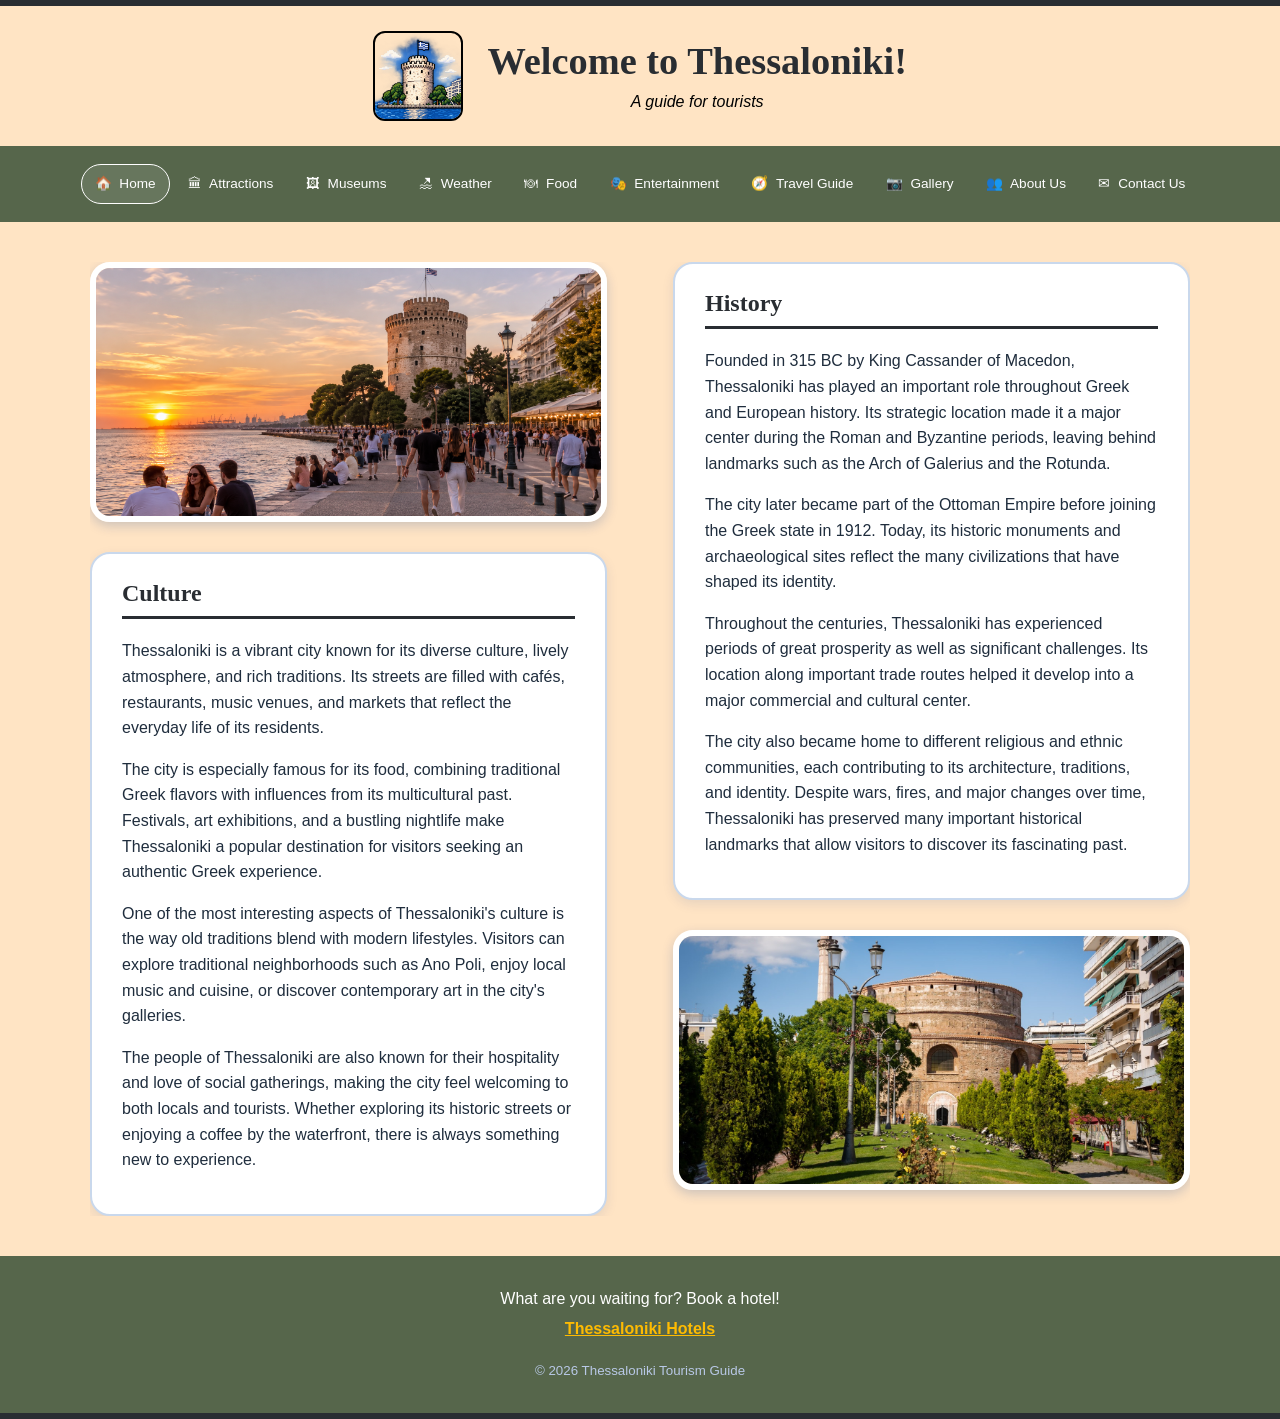
<file: index.html>
<!DOCTYPE html>
<html lang="en">
<head>
    <meta charset="UTF-8">
    <meta name="viewport" content="width=device-width, initial-scale=1.0">
    <title>Home | Thessaloniki Guide</title>
    <link rel="stylesheet" href="style.css">
</head>
<body>

    <!-- ===================== HEADER ===================== -->
    <header>
        <img src="images/logo.jpg" alt="Thessaloniki Guide logo" class="logo">
        <div class="header-text">
            <h1>Welcome to Thessaloniki!</h1>
            <p>A guide for tourists</p>
        </div>
    </header>

    <!-- ===================== MENU ===================== -->
    <nav>
        <ul>
            <li><a href="index.html" class="active"><span class="icon">&#127968;</span> Home</a></li>
            <li><a href="attraction.html"><span class="icon">&#127963;</span> Attractions</a></li>
            <li><a href="museums.html"><span class="icon">&#128444;</span> Museums</a></li>
            <li><a href="weather.html"><span class="icon">&#127958;</span> Weather</a></li>
            <li><a href="food.html"><span class="icon">&#127869;</span> Food</a></li>
            <li><a href="entertainment.html"><span class="icon">&#127917;</span> Entertainment</a></li>
            <li><a href="travelGuide.html"><span class="icon">&#129517;</span> Travel Guide</a></li>
            <li><a href="photoGallery.html"><span class="icon">&#128247;</span> Gallery</a></li>
            <li><a href="aboutUs.html"><span class="icon">&#128101;</span> About Us</a></li>
            <li><a href="contactUs.html"><span class="icon">&#9993;</span> Contact Us</a></li>
        </ul>
    </nav>

    <!-- ===================== MAIN ===================== -->
    <main id="homeMain">

        <!-- ---------- LEFT COLUMN: photo on top, then Culture ---------- -->
        <div id="leftColumn" class="column">

        <img src="images/culture.jpg" alt="People enjoying cafés along the Thessaloniki waterfront" class="photo photo-top">

        <section id="culture" class="card">
            <h2>Culture</h2>
            <p>
                Thessaloniki is a vibrant city known for its diverse culture, lively atmosphere, and rich traditions.
                Its streets are filled with caf&eacute;s, restaurants, music venues, and markets that reflect the everyday life of its residents.
            </p>
            <p>
                The city is especially famous for its food, combining traditional Greek flavors with influences from its multicultural past.
                Festivals, art exhibitions, and a bustling nightlife make Thessaloniki a popular
                destination for visitors seeking an authentic Greek experience.
            </p>
            <p>
                One of the most interesting aspects of Thessaloniki's culture is the way old traditions blend with modern lifestyles. 
                Visitors can explore traditional neighborhoods such as Ano Poli, enjoy local music and cuisine, 
                or discover contemporary art in the city's galleries.
            </p>
            <p>
                The people of Thessaloniki are also known for their hospitality and love of social gatherings, 
                making the city feel welcoming to both locals and tourists. 
                Whether exploring its historic streets or enjoying a coffee by the waterfront, there is always something new to experience.
            </p>
        </section>

        </div>

        <!-- ---------- RIGHT COLUMN: History, then photo underneath ---------- -->
        <div id="rightColumn" class="column">

        <section id="history" class="card">
            <h2>History</h2>
            <p>
                Founded in 315 BC by King Cassander of Macedon, Thessaloniki has played an important role throughout Greek and European history.
                Its strategic location made it a major center during the Roman and Byzantine periods,
                leaving behind landmarks such as the Arch of Galerius and the Rotunda.
            </p>
            <p>
                The city later became part of the Ottoman Empire before joining the Greek state in 1912.
                Today, its historic monuments and archaeological sites reflect the many civilizations that have shaped its identity.
            </p>
            <p>
                Throughout the centuries, Thessaloniki has experienced periods of great prosperity as well as significant challenges. 
                Its location along important trade routes helped it develop into a major commercial and cultural center.
            </p>
            <p>
                The city also became home to different religious and ethnic communities, each contributing to its architecture, 
                traditions, and identity. Despite wars, fires, and major changes over time, 
                Thessaloniki has preserved many important historical landmarks that allow visitors to discover its fascinating past.
            </p>
        </section>

        <img src="images/history.jpg" alt="The Rotunda, a Roman monument in Thessaloniki" class="photo photo-bottom">

        </div>

    </main>

    <!-- ===================== FOOTER ===================== -->
    <footer>
        <p>What are you waiting for? Book a hotel!</p>
        <p><a href="https://www.booking.com/city/gr/thessaloniki.el.html" target="_blank">Thessaloniki Hotels</a></p>
        <p class="copyright"><small>&copy; 2026 Thessaloniki Tourism Guide</small></p>
    </footer>

</body>
</html>
</file>
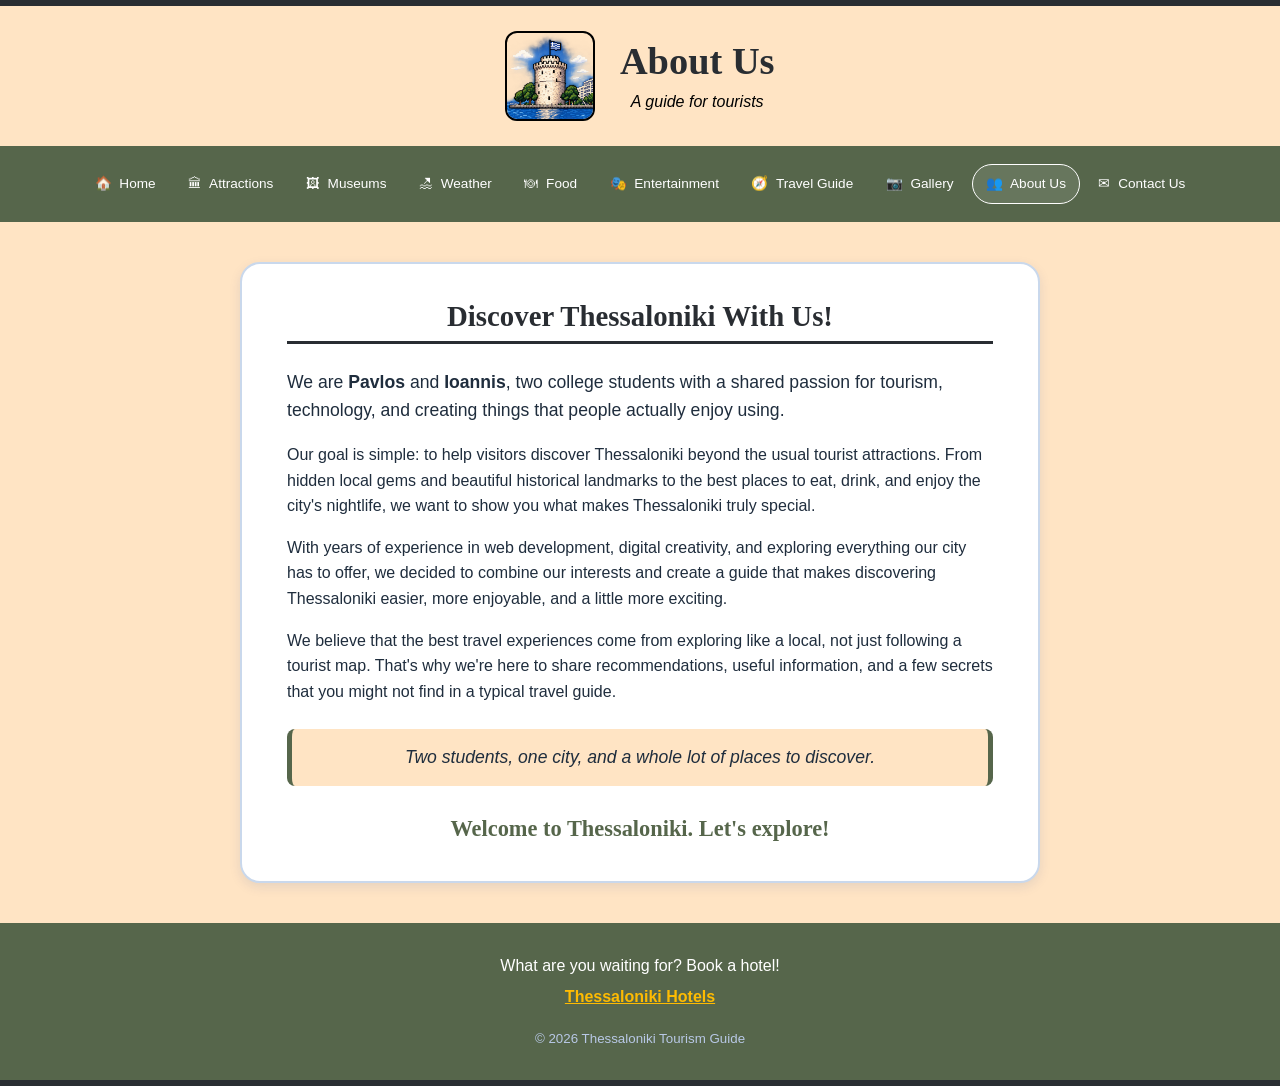
<file: aboutUs.html>
<!DOCTYPE html>
<html lang="en">
<head>
    <meta charset="UTF-8">
    <meta name="viewport" content="width=device-width, initial-scale=1.0">
    <title>About Us | Thessaloniki Guide</title>
    <link rel="stylesheet" href="style.css">
</head>
<body>

    <!-- ===================== HEADER ===================== -->
    <header>
        <img src="images/logo.jpg" alt="Thessaloniki Guide logo" class="logo">
        <div class="header-text">
            <h1>About Us</h1>
            <p>A guide for tourists</p>
        </div>
    </header>

    <!-- ===================== MENU ===================== -->
    <nav>
        <ul>
            <li><a href="index.html"><span class="icon">&#127968;</span> Home</a></li>
            <li><a href="attraction.html"><span class="icon">&#127963;</span> Attractions</a></li>
            <li><a href="museums.html"><span class="icon">&#128444;</span> Museums</a></li>
            <li><a href="weather.html"><span class="icon">&#127958;</span> Weather</a></li>
            <li><a href="food.html"><span class="icon">&#127869;</span> Food</a></li>
            <li><a href="entertainment.html"><span class="icon">&#127917;</span> Entertainment</a></li>
            <li><a href="travelGuide.html"><span class="icon">&#129517;</span> Travel Guide</a></li>
            <li><a href="photoGallery.html"><span class="icon">&#128247;</span> Gallery</a></li>
            <li><a href="aboutUs.html" class="active"><span class="icon">&#128101;</span> About Us</a></li>
            <li><a href="contactUs.html"><span class="icon">&#9993;</span> Contact Us</a></li>
        </ul>
    </nav>

    <!-- ===================== MAIN ===================== -->
    <main id="aboutMain">

        <section id="aboutBox" class="card">
            <h2>Discover Thessaloniki With Us!</h2>

            <p class="intro">
                We are <strong>Pavlos</strong> and <strong>Ioannis</strong>, two college students with a shared passion for tourism,
                technology, and creating things that people actually enjoy using.
            </p>

            <p>
                Our goal is simple: to help visitors discover Thessaloniki beyond the usual tourist attractions.
                From hidden local gems and beautiful historical landmarks to the best places to eat, drink, and enjoy
                the city's nightlife, we want to show you what makes Thessaloniki truly special.
            </p>

            <p>
                With years of experience in web development, digital creativity, and exploring everything our city
                has to offer, we decided to combine our interests and create a guide that makes discovering
                Thessaloniki easier, more enjoyable, and a little more exciting.
            </p>

            <p>
                We believe that the best travel experiences come from exploring like a local, not just following
                a tourist map. That's why we're here to share recommendations, useful information, and a few
                secrets that you might not find in a typical travel guide.
            </p>

            <p class="highlight">Two students, one city, and a whole lot of places to discover.</p>

            <p class="closing">Welcome to Thessaloniki. Let's explore!</p>
        </section>

    </main>

    <!-- ===================== FOOTER ===================== -->
    <footer>
        <p>What are you waiting for? Book a hotel!</p>
        <p><a href="https://www.booking.com/city/gr/thessaloniki.el.html" target="_blank">Thessaloniki Hotels</a></p>
        <p class="copyright"><small>&copy; 2026 Thessaloniki Tourism Guide</small></p>
    </footer>

</body>
</html>
</file>
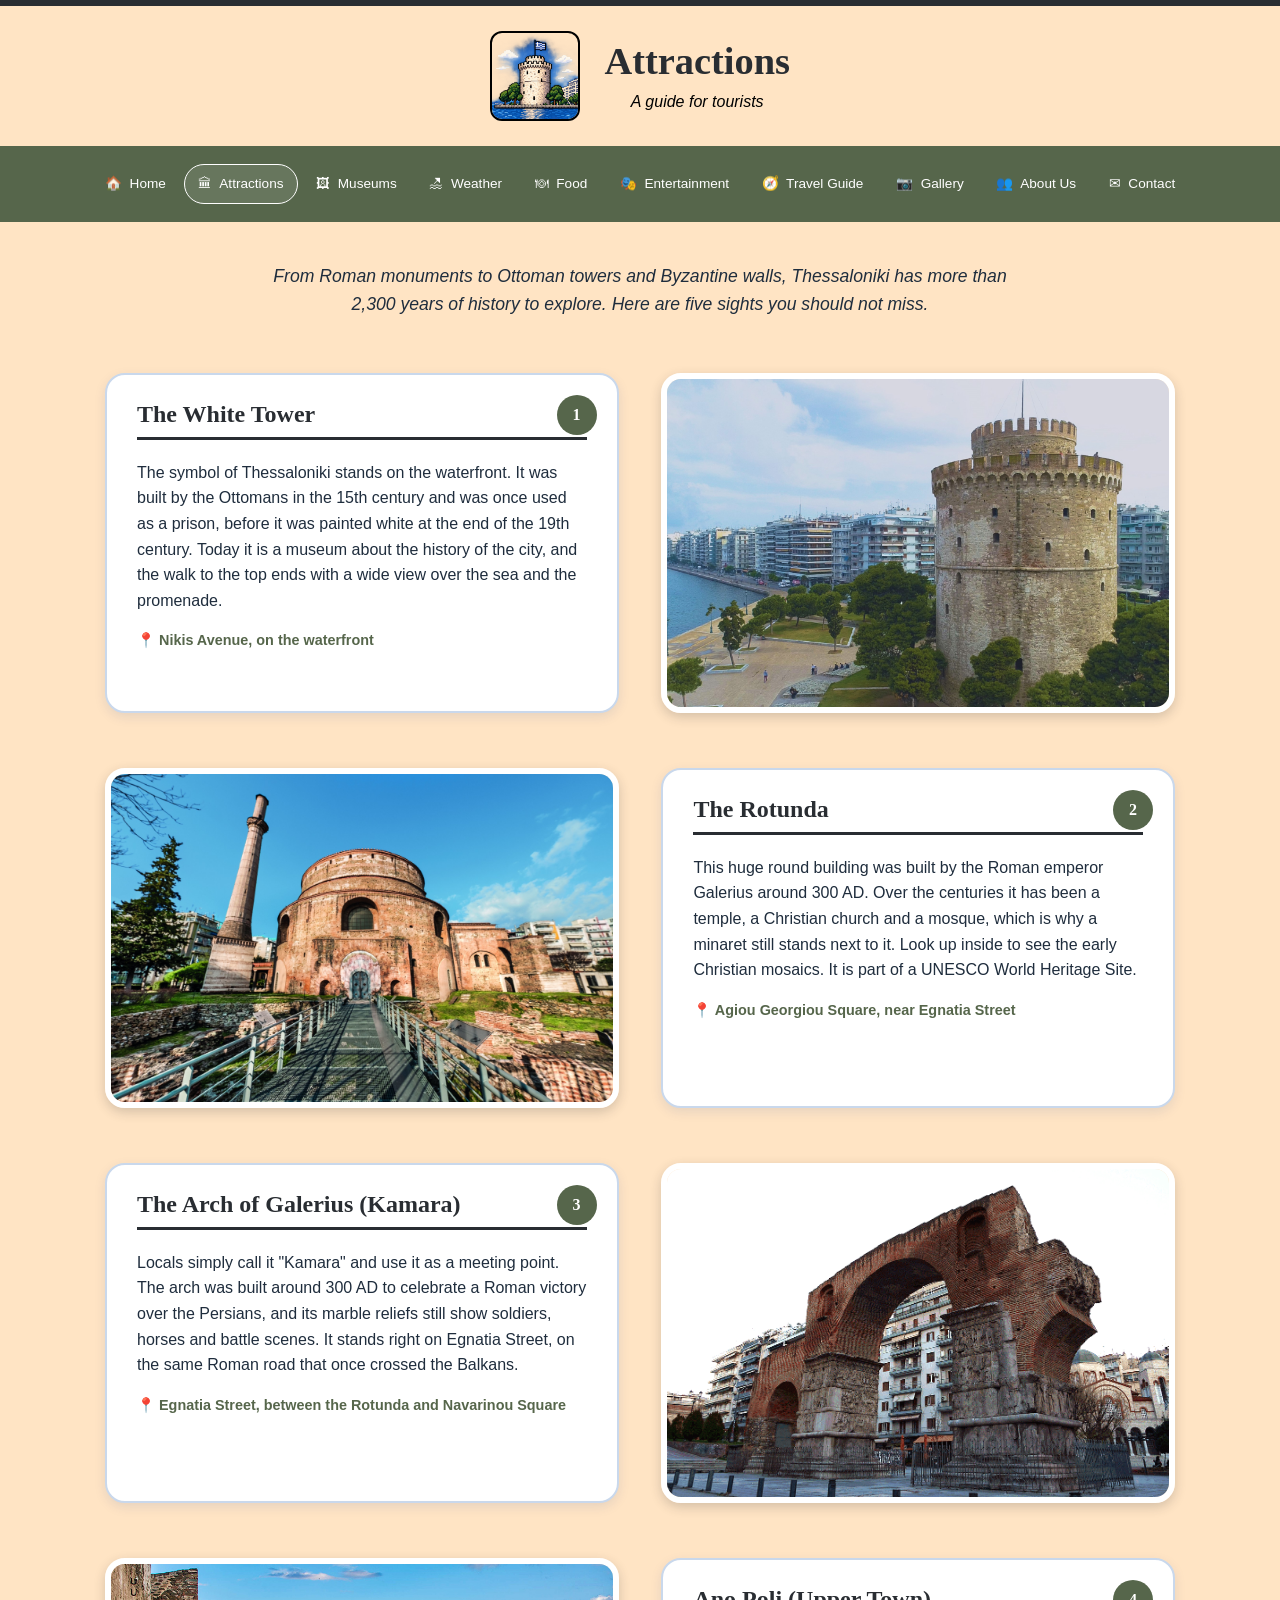
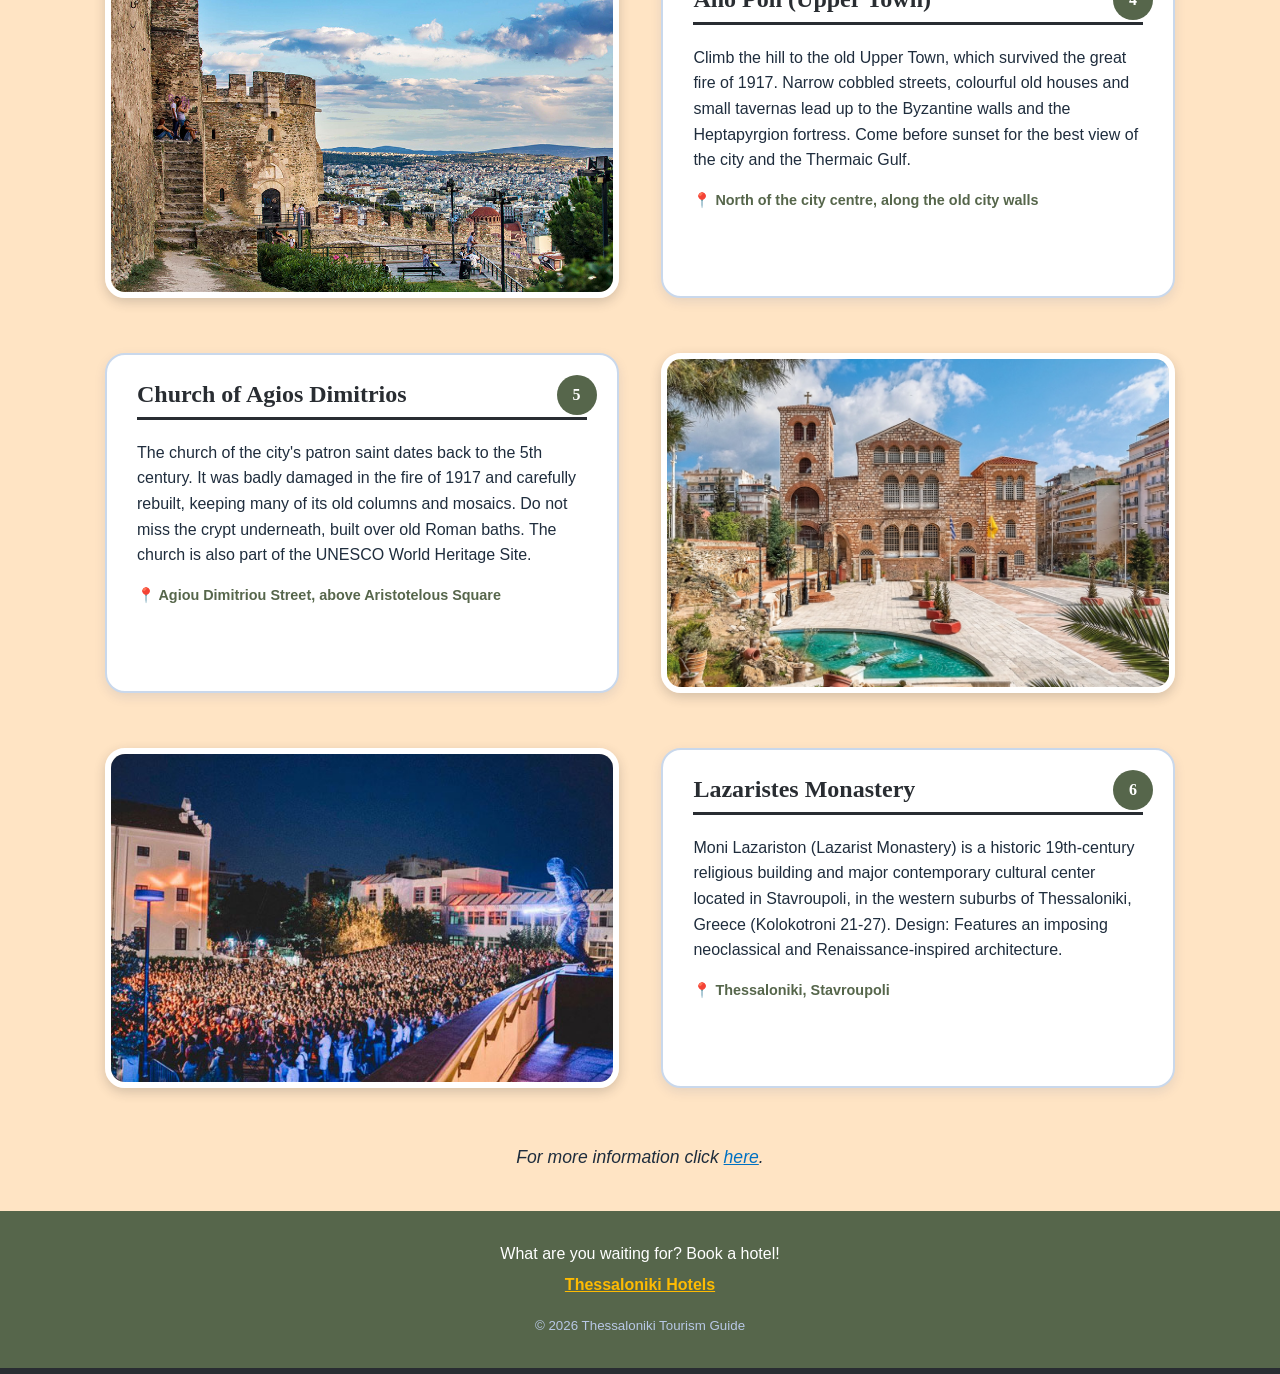
<file: attraction.html>
<!DOCTYPE html>
<html lang="en">
<head>
    <meta charset="UTF-8">
    <meta name="viewport" content="width=device-width, initial-scale=1.0">
    <title>Attractions | Thessaloniki Guide</title>
    <link rel="stylesheet" href="style.css">
</head>
<body>

    <!-- ===================== HEADER ===================== -->
    <header>
        <img src="images/logo.jpg" alt="Thessaloniki Guide logo" class="logo">
        <div class="header-text">
            <h1>Attractions</h1>
            <p>A guide for tourists</p>
        </div>
    </header>

    <!-- ===================== MENU ===================== -->
    <nav>
        <ul>
            <li><a href="index.html"><span class="icon">&#127968;</span> Home</a></li>
            <li><a href="attraction.html" class="active"><span class="icon">&#127963;</span> Attractions</a></li>
            <li><a href="museums.html"><span class="icon">&#128444;</span> Museums</a></li>
            <li><a href="weather.html"><span class="icon">&#127958;</span> Weather</a></li>
            <li><a href="food.html"><span class="icon">&#127869;</span> Food</a></li>
            <li><a href="entertainment.html"><span class="icon">&#127917;</span> Entertainment</a></li>
            <li><a href="travelGuide.html"><span class="icon">&#129517;</span> Travel Guide</a></li>
            <li><a href="photoGallery.html"><span class="icon">&#128247;</span> Gallery</a></li>
            <li><a href="aboutUs.html"><span class="icon">&#128101;</span> About Us</a></li>
            <li><a href="contactUs.html"><span class="icon">&#9993;</span> Contact</a></li>
        </ul>
    </nav>

    <!-- ===================== MAIN ===================== -->
    <main id="attractionsMain">

        <p class="page-intro">
            From Roman monuments to Ottoman towers and Byzantine walls, Thessaloniki has more than 2,300 years
            of history to explore. Here are five sights you should not miss.
        </p>

        <!-- ---------- 1. THE WHITE TOWER ---------- -->
        <section id="whiteTower" class="attraction">
            <div class="attraction-text card">
                <span class="number">1</span>
                <h2>The White Tower</h2>
                <p>The symbol of Thessaloniki stands on the waterfront. It was built by the Ottomans in the 15th century and was once used as a prison, before it was painted white at the end of the 19th century. Today it is a museum about the history of the city, and the walk to the top ends with a wide view over the sea and the promenade.</p>
                <p class="location">&#128205; Nikis Avenue, on the waterfront</p>
            </div>
            <img src="images/attractions/whitetower.jpg" alt="The White Tower" class="attraction-photo">
        </section>

        <!-- ---------- 2. THE ROTUNDA ---------- -->
        <section id="rotunda" class="attraction">
            <div class="attraction-text card">
                <span class="number">2</span>
                <h2>The Rotunda</h2>
                <p>This huge round building was built by the Roman emperor Galerius around 300 AD. Over the centuries it has been a temple, a Christian church and a mosque, which is why a minaret still stands next to it. Look up inside to see the early Christian mosaics. It is part of a UNESCO World Heritage Site.</p>
                <p class="location">&#128205; Agiou Georgiou Square, near Egnatia Street</p>
            </div>
            <img src="images/attractions/rotunda.jpg" alt="The Rotunda" class="attraction-photo">
        </section>

        <!-- ---------- 3. THE ARCH OF GALERIUS (KAMARA) ---------- -->
        <section id="kamara" class="attraction">
            <div class="attraction-text card">
                <span class="number">3</span>
                <h2>The Arch of Galerius (Kamara)</h2>
                <p>Locals simply call it "Kamara" and use it as a meeting point. The arch was built around 300 AD to celebrate a Roman victory over the Persians, and its marble reliefs still show soldiers, horses and battle scenes. It stands right on Egnatia Street, on the same Roman road that once crossed the Balkans.</p>
                <p class="location">&#128205; Egnatia Street, between the Rotunda and Navarinou Square</p>
            </div>
            <img src="images/attractions/kamara.jpg" alt="The Arch of Galerius (Kamara)" class="attraction-photo">
        </section>

        <!-- ---------- 4. ANO POLI (UPPER TOWN) ---------- -->
        <section id="anoPoli" class="attraction">
            <div class="attraction-text card">
                <span class="number">4</span>
                <h2>Ano Poli (Upper Town)</h2>
                <p>Climb the hill to the old Upper Town, which survived the great fire of 1917. Narrow cobbled streets, colourful old houses and small tavernas lead up to the Byzantine walls and the Heptapyrgion fortress. Come before sunset for the best view of the city and the Thermaic Gulf.</p>
                <p class="location">&#128205; North of the city centre, along the old city walls</p>
            </div>
            <img src="images/attractions/anopoli.jpg" alt="Ano Poli (Upper Town)" class="attraction-photo">
        </section>

        <!-- ---------- 5. CHURCH OF AGIOS DIMITRIOS ---------- -->
        <section id="agiosDimitrios" class="attraction">
            <div class="attraction-text card">
                <span class="number">5</span>
                <h2>Church of Agios Dimitrios</h2>
                <p>The church of the city's patron saint dates back to the 5th century. It was badly damaged in the fire of 1917 and carefully rebuilt, keeping many of its old columns and mosaics. Do not miss the crypt underneath, built over old Roman baths. The church is also part of the UNESCO World Heritage Site.</p>
                <p class="location">&#128205; Agiou Dimitriou Street, above Aristotelous Square</p>
            </div>
            <img src="images/attractions/agiosdimitrios.jpg" alt="Church of Agios Dimitrios" class="attraction-photo">
        </section>

        <section id="Lazaristes Monastery" class="attraction">
            <div class="attraction-text card">
                <span class="number">6</span>
                <h2>Lazaristes Monastery</h2>
                <p>Moni Lazariston (Lazarist Monastery) is a historic 19th-century religious building and major contemporary cultural center located in Stavroupoli, in the western suburbs of Thessaloniki, Greece (Kolokotroni 21-27). Design: Features an imposing neoclassical and Renaissance-inspired architecture.</p>
                <p class="location">&#128205; Thessaloniki, Stavroupoli</p>
            </div>
            <img src="images/attractions/moniLazariston.jpg" alt="Church of Agios Dimitrios" class="attraction-photo">
        </section>
    </main>

     <p class="page-intro">
        For more information click <a href="https://thessaloniki-sightseeing.com/en/home/">here</a>.
    </p>

    <!-- ===================== FOOTER ===================== -->
    <footer>
        <p>What are you waiting for? Book a hotel!</p>
        <p><a href="https://www.booking.com/city/gr/thessaloniki.el.html" target="_blank">Thessaloniki Hotels</a></p>
        <p class="copyright"><small>&copy; 2026 Thessaloniki Tourism Guide</small></p>
    </footer>
</body>
</html>
</file>
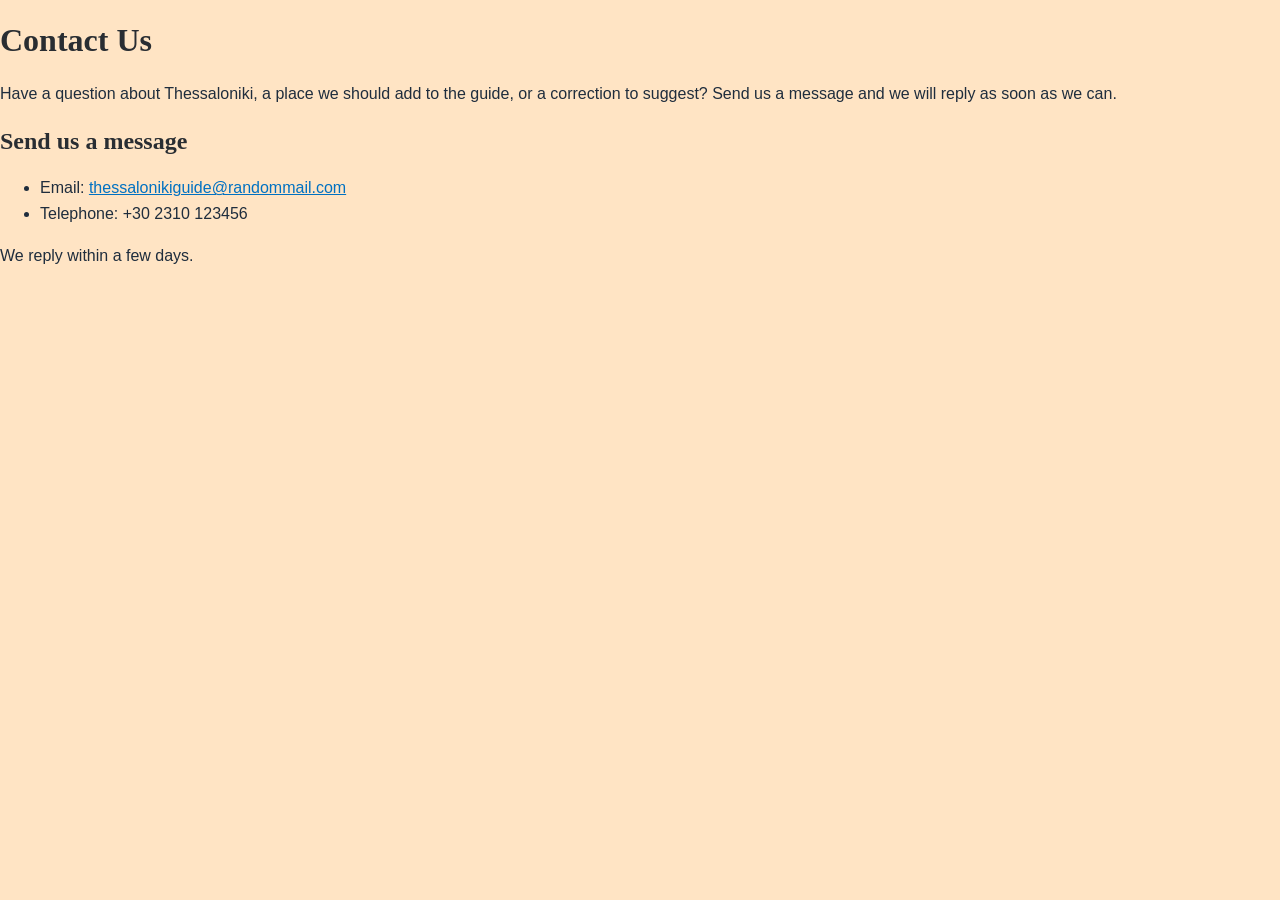
<file: contactUs.html>
<!DOCTYPE html>
<html lang="en">
<head>
    <meta charset="UTF-8">
    <meta name="viewport" content="width=device-width, initial-scale=1.0">
    <link rel="stylesheet" href="style.css">
    <title>Document</title>
</head>
<body>
<div>

    <h1>Contact Us</h1>

    <p>
      Have a question about Thessaloniki, a place we should add to the guide, or
      a correction to suggest? Send us a message and we will reply as soon as we can.
    </p>

</div>
    
<div>

  <h2>Send us a message</h2>

  <ul >
        <li>Email: <a href="mailto:thessalonikiguide@randommail.com">thessalonikiguide@randommail.com</a></li>
        <li> Telephone: +30 2310 123456</li>
        
        
   </ul>
      <div>
            We reply within a few days.
        </div>


</div>

</body>
</html>
</file>
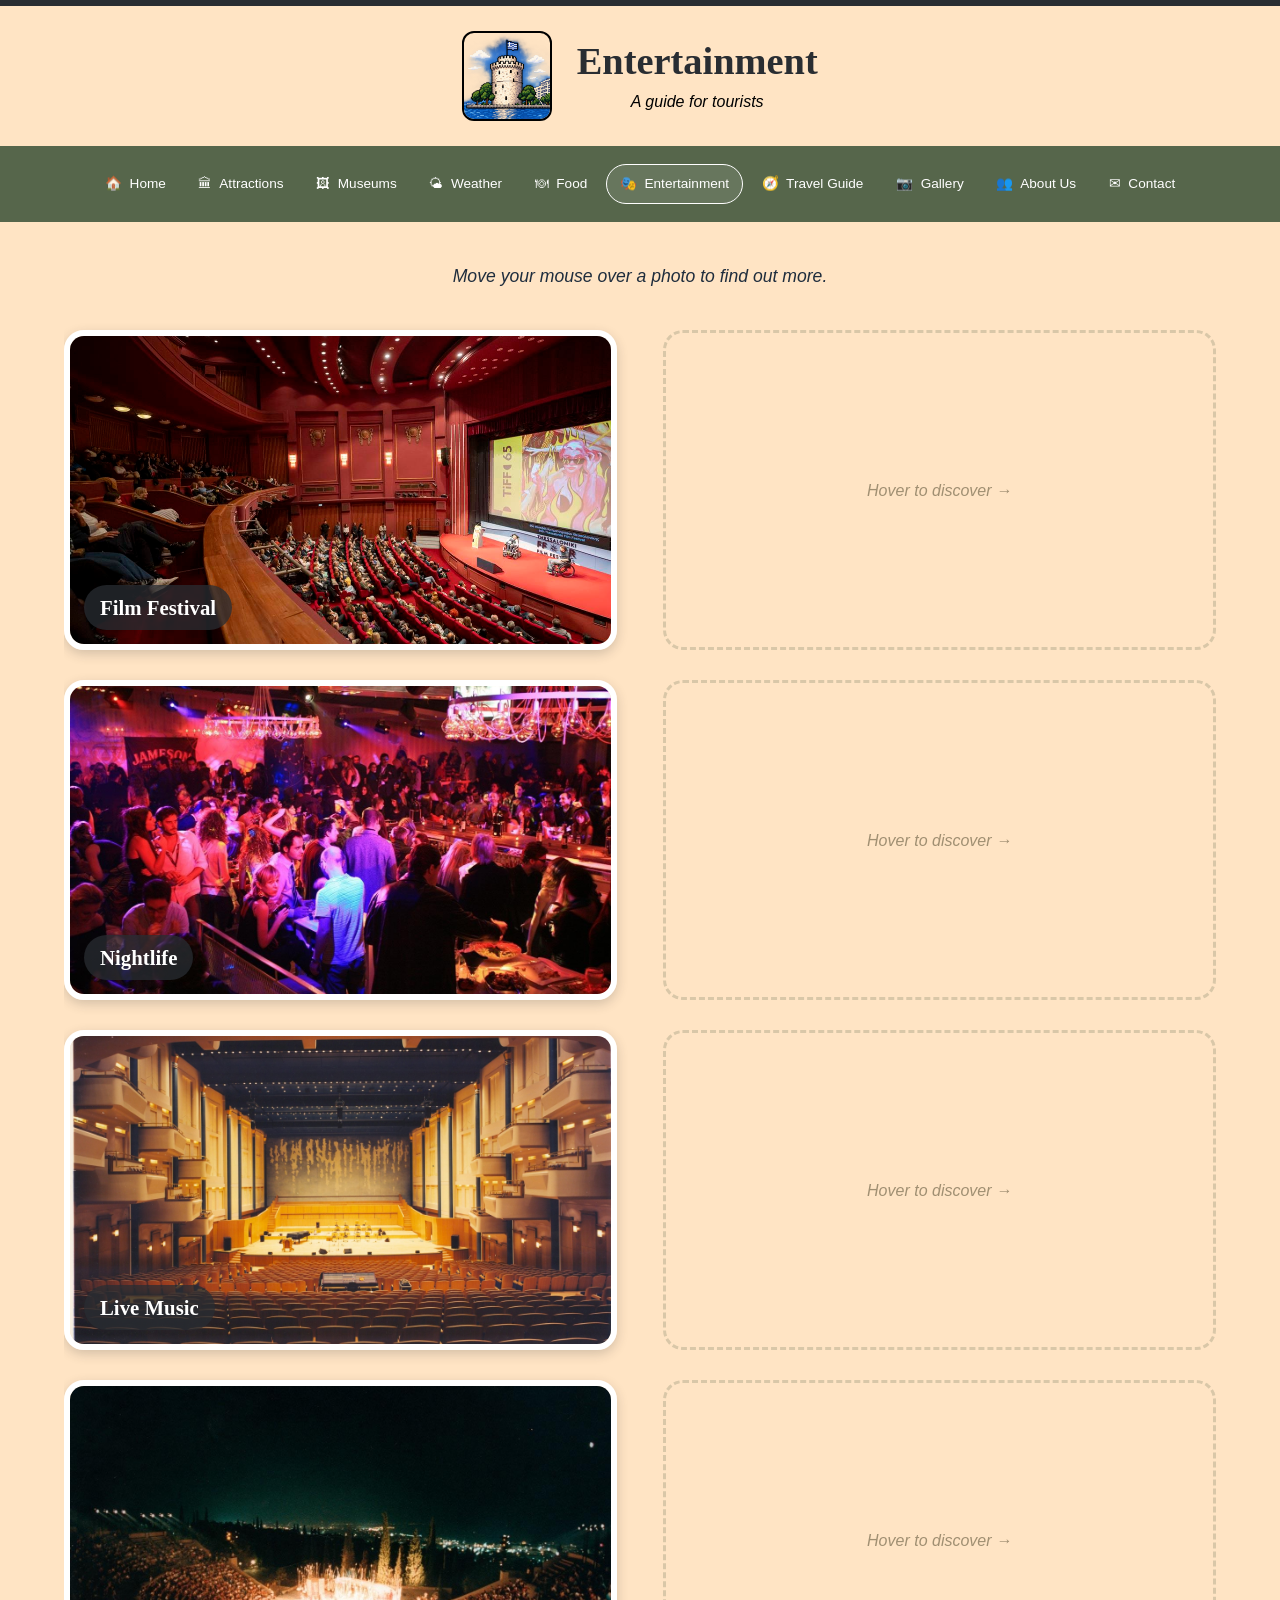
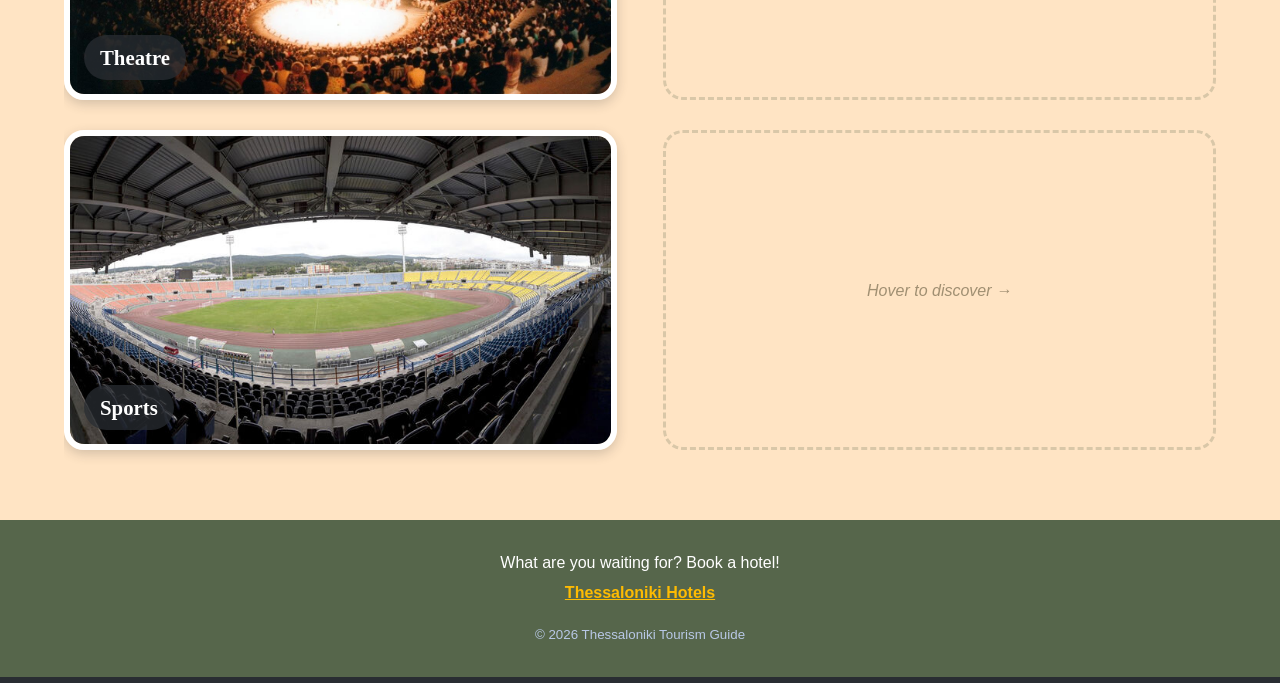
<file: entertainment.html>
<!DOCTYPE html>
<html lang="en">
<head>
    <meta charset="UTF-8">
    <meta name="viewport" content="width=device-width, initial-scale=1.0">
    <title>Entertainment | Thessaloniki Guide</title>
    <link rel="stylesheet" href="style.css">
</head>
<body>

    <!-- ===================== HEADER ===================== -->
    <header>
        <img src="images/logo.jpg" alt="Thessaloniki Guide logo" class="logo">
        <div class="header-text">
            <h1>Entertainment</h1>
            <p>A guide for tourists</p>
        </div>
    </header>

    <!-- ===================== MENU ===================== -->
    <nav>
        <ul>
            <li><a href="index.html"><span class="icon">&#127968;</span> Home</a></li>
            <li><a href="attraction.html"><span class="icon">&#127963;</span> Attractions</a></li>
            <li><a href="museums.html"><span class="icon">&#128444;</span> Museums</a></li>
            <li><a href="weather.html"><span class="icon">&#127780;</span> Weather</a></li>
            <li><a href="food.html"><span class="icon">&#127869;</span> Food</a></li>
            <li><a href="entertainment.html" class="active"><span class="icon">&#127917;</span> Entertainment</a></li>
            <li><a href="travelGuide.html"><span class="icon">&#129517;</span> Travel Guide</a></li>
            <li><a href="photoGallery.html"><span class="icon">&#128247;</span> Gallery</a></li>
            <li><a href="aboutUs.html"><span class="icon">&#128101;</span> About Us</a></li>
            <li><a href="contactUs.html"><span class="icon">&#9993;</span> Contact</a></li>
        </ul>
    </nav>

    <!-- ===================== MAIN ===================== -->
    <main id="entertainmentMain">

        <p class="page-intro">Move your mouse over a photo to find out more.</p>

        <!-- ---------- FILM FESTIVAL ---------- -->
        <section id="filmFestival" class="flip-row">
            <div class="flip-text card">
                <h2>Film Festival</h2>
                <p>Every November the city fills with film lovers for the <strong>Thessaloniki International Film Festival</strong>, the most important in Greece.</p>
                <p>Screenings take place at the historic <strong>Olympion</strong> on Aristotelous Square and in the old warehouses of the port.</p>
            </div>
            <div class="flip-hint">Hover to discover &rarr;</div>
            <div class="flip-photo">
                <img src="images/entertainment/filmfestival.jpg" alt="Film Festival in Thessaloniki">
                <span class="flip-label">Film Festival</span>
            </div>
        </section>

        <!-- ---------- NIGHTLIFE ---------- -->
        <section id="nightlife" class="flip-row">
            <div class="flip-text card">
                <h2>Nightlife</h2>
                <p>Thessaloniki is famous for its nights out. Start in <strong>Ladadika</strong>, the old market district next to the port, full of tavernas and bars.</p>
                <p>Later, move to the bars around <strong>Valaoritou Street</strong>. The city really wakes up after midnight!</p>
            </div>
            <div class="flip-hint">Hover to discover &rarr;</div>
            <div class="flip-photo">
                <img src="images/entertainment/nightlife.jpg" alt="Nightlife in Thessaloniki">
                <span class="flip-label">Nightlife</span>
            </div>
        </section>

        <!-- ---------- LIVE MUSIC ---------- -->
        <section id="liveMusic" class="flip-row">
            <div class="flip-text card">
                <h2>Live Music</h2>
                <p>From rebetiko in small ouzeri to big concerts, you can hear live music almost every night.</p>
                <p>For classical music and big shows, check the programme of the <strong>Thessaloniki Concert Hall</strong> on the waterfront.</p>
            </div>
            <div class="flip-hint">Hover to discover &rarr;</div>
            <div class="flip-photo">
                <img src="images/entertainment/music.jpeg" alt="Live Music in Thessaloniki">
                <span class="flip-label">Live Music</span>
            </div>
        </section>

        <!-- ---------- THEATRE ---------- -->
        <section id="theatre" class="flip-row">
            <div class="flip-text card">
                <h2>Theatre</h2>
                <p>In winter, see a play by the <strong>National Theatre of Northern Greece</strong>.</p>
                <p>In summer, watch a show under the stars at the open-air <strong>Theatre of the Earth</strong> or the <strong>Forest Theatre</strong>.</p>
            </div>
            <div class="flip-hint">Hover to discover &rarr;</div>
            <div class="flip-photo">
                <img src="images/entertainment/theatre.jpg" alt="Theatre in Thessaloniki">
                <span class="flip-label">Theatre</span>
            </div>
        </section>

        <!-- ---------- SPORTS ---------- -->
        <section id="sports" class="flip-row">
            <div class="flip-text card">
                <h2>Sports</h2>
                <p>Football is a passion here. Catch a match of <strong>PAOK</strong> at Toumba Stadium or <strong>Aris</strong> at Kleanthis Vikelidis Stadium.</p>
                <p>The atmosphere in the stands is an experience in itself, even if you are not a football fan.</p>
            </div>
            <div class="flip-hint">Hover to discover &rarr;</div>
            <div class="flip-photo">
                <img src="images/entertainment/sports.jpg" alt="Sports in Thessaloniki">
                <span class="flip-label">Sports</span>
            </div>
        </section>

    </main>

    <!-- ===================== FOOTER ===================== -->
    <footer>
        <p>What are you waiting for? Book a hotel!</p>
        <p><a href="https://www.booking.com/city/gr/thessaloniki.el.html" target="_blank">Thessaloniki Hotels</a></p>
        <p class="copyright"><small>&copy; 2026 Thessaloniki Tourism Guide</small></p>
    </footer>

</body>
</html>
</file>
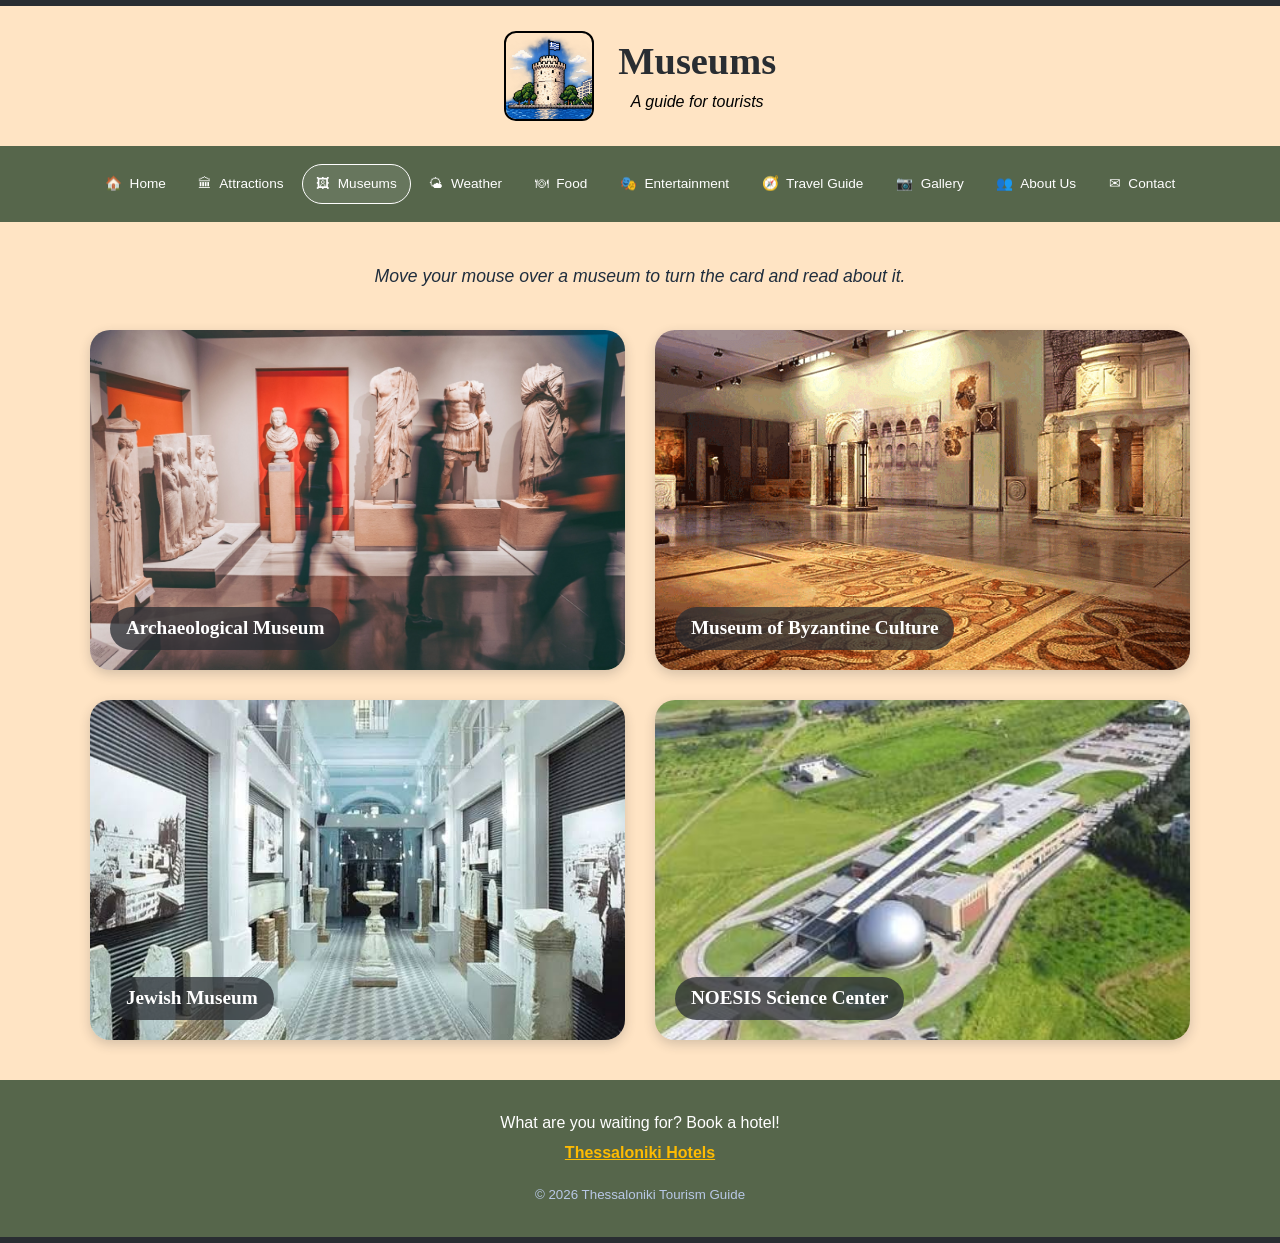
<file: museums.html>
<!DOCTYPE html>
<html lang="en">
<head>
    <meta charset="UTF-8">
    <meta name="viewport" content="width=device-width, initial-scale=1.0">
    <title>Museums | Thessaloniki Guide</title>
    <link rel="stylesheet" href="style.css">
</head>
<body>

    <!-- ===================== HEADER ===================== -->
    <header>
        <img src="images/logo.jpg" alt="Thessaloniki Guide logo" class="logo">
        <div class="header-text">
            <h1>Museums</h1>
            <p>A guide for tourists</p>
        </div>
    </header>

    <!-- ===================== MENU ===================== -->
    <nav>
        <ul>
            <li><a href="index.html"><span class="icon">&#127968;</span> Home</a></li>
            <li><a href="attraction.html"><span class="icon">&#127963;</span> Attractions</a></li>
            <li><a href="museums.html" class="active"><span class="icon">&#128444;</span> Museums</a></li>
            <li><a href="weather.html"><span class="icon">&#127780;</span> Weather</a></li>
            <li><a href="food.html"><span class="icon">&#127869;</span> Food</a></li>
            <li><a href="entertainment.html"><span class="icon">&#127917;</span> Entertainment</a></li>
            <li><a href="travelGuide.html"><span class="icon">&#129517;</span> Travel Guide</a></li>
            <li><a href="photoGallery.html"><span class="icon">&#128247;</span> Gallery</a></li>
            <li><a href="aboutUs.html"><span class="icon">&#128101;</span> About Us</a></li>
            <li><a href="contactUs.html"><span class="icon">&#9993;</span> Contact</a></li>
        </ul>
    </nav>

    <!-- ===================== MAIN ===================== -->
    <main id="museumsMain">

        <p class="page-intro">Move your mouse over a museum to turn the card and read about it.</p>

        <!-- 2 x 2 grid made with flexbox -->
        <div class="museum-grid">

            <!-- ---------- ARCHAEOLOGICAL MUSEUM ---------- -->
            <div id="archaeological" class="flip-card">
                <div class="flip-inner">

                    <!-- front: photo with the name -->
                    <div class="flip-front">
                        <img src="images/museums/archaeological.jpg" alt="Archaeological Museum">
                        <span class="flip-label">Archaeological Museum</span>
                    </div>

                    <!-- back: text about the museum -->
                    <div class="flip-back">
                        <h2>Archaeological Museum</h2>
                        <p>Treasures of ancient Macedonia, from prehistoric times to the Roman city. Do not miss the golden Derveni Krater and the jewellery of the Macedonian tombs.</p>
                        <p class="location">&#128205; Manoli Andronikou 6, near the International Fair</p>
                    </div>

                </div>
            </div>

            <!-- ---------- MUSEUM OF BYZANTINE CULTURE ---------- -->
            <div id="byzantine" class="flip-card">
                <div class="flip-inner">

                    <!-- front: photo with the name -->
                    <div class="flip-front">
                        <img src="images/museums/byzantine.png" alt="Museum of Byzantine Culture">
                        <span class="flip-label">Museum of Byzantine Culture</span>
                    </div>

                    <!-- back: text about the museum -->
                    <div class="flip-back">
                        <h2>Museum of Byzantine Culture</h2>
                        <p>Icons, mosaics, wall paintings and everyday objects from the Byzantine and post-Byzantine years. It won the Council of Europe Museum Prize in 2005.</p>
                        <p class="location">&#128205; Stratou Avenue 2, next to the Archaeological Museum</p>
                    </div>

                </div>
            </div>

            <!-- ---------- JEWISH MUSEUM ---------- -->
            <div id="jewish" class="flip-card">
                <div class="flip-inner">

                    <!-- front: photo with the name -->
                    <div class="flip-front">
                        <img src="images/museums/jewish.jfif" alt="Jewish Museum">
                        <span class="flip-label">Jewish Museum</span>
                    </div>

                    <!-- back: text about the museum -->
                    <div class="flip-back">
                        <h2>Jewish Museum</h2>
                        <p>The story of the Sephardic Jewish community, which shaped the life of the city for more than four centuries, and of its tragic loss in the Second World War.</p>
                        <p class="location">&#128205; Agiou Mina 13, near the Modiano market</p>
                    </div>

                </div>
            </div>

            <!-- ---------- NOESIS SCIENCE CENTER ---------- -->
            <div id="noesis" class="flip-card">
                <div class="flip-inner">

                    <!-- front: photo with the name -->
                    <div class="flip-front">
                        <img src="images/museums/noesis.jfif" alt="NOESIS Science Center">
                        <span class="flip-label">NOESIS Science Center</span>
                    </div>

                    <!-- back: text about the museum -->
                    <div class="flip-back">
                        <h2>NOESIS Science Center</h2>
                        <p>A science and technology museum with a planetarium, interactive exhibits and a hall of old cars and inventions. Great for families and kids.</p>
                        <p class="location">&#128205; Thermi, about 20 minutes from the centre</p>
                    </div>

                </div>
            </div>

        </div>

    </main>

    <!-- ===================== FOOTER ===================== -->
    <footer>
        <p>What are you waiting for? Book a hotel!</p>
        <p><a href="https://www.booking.com/city/gr/thessaloniki.el.html" target="_blank">Thessaloniki Hotels</a></p>
        <p class="copyright"><small>&copy; 2026 Thessaloniki Tourism Guide</small></p>
    </footer>

</body>
</html>
</file>
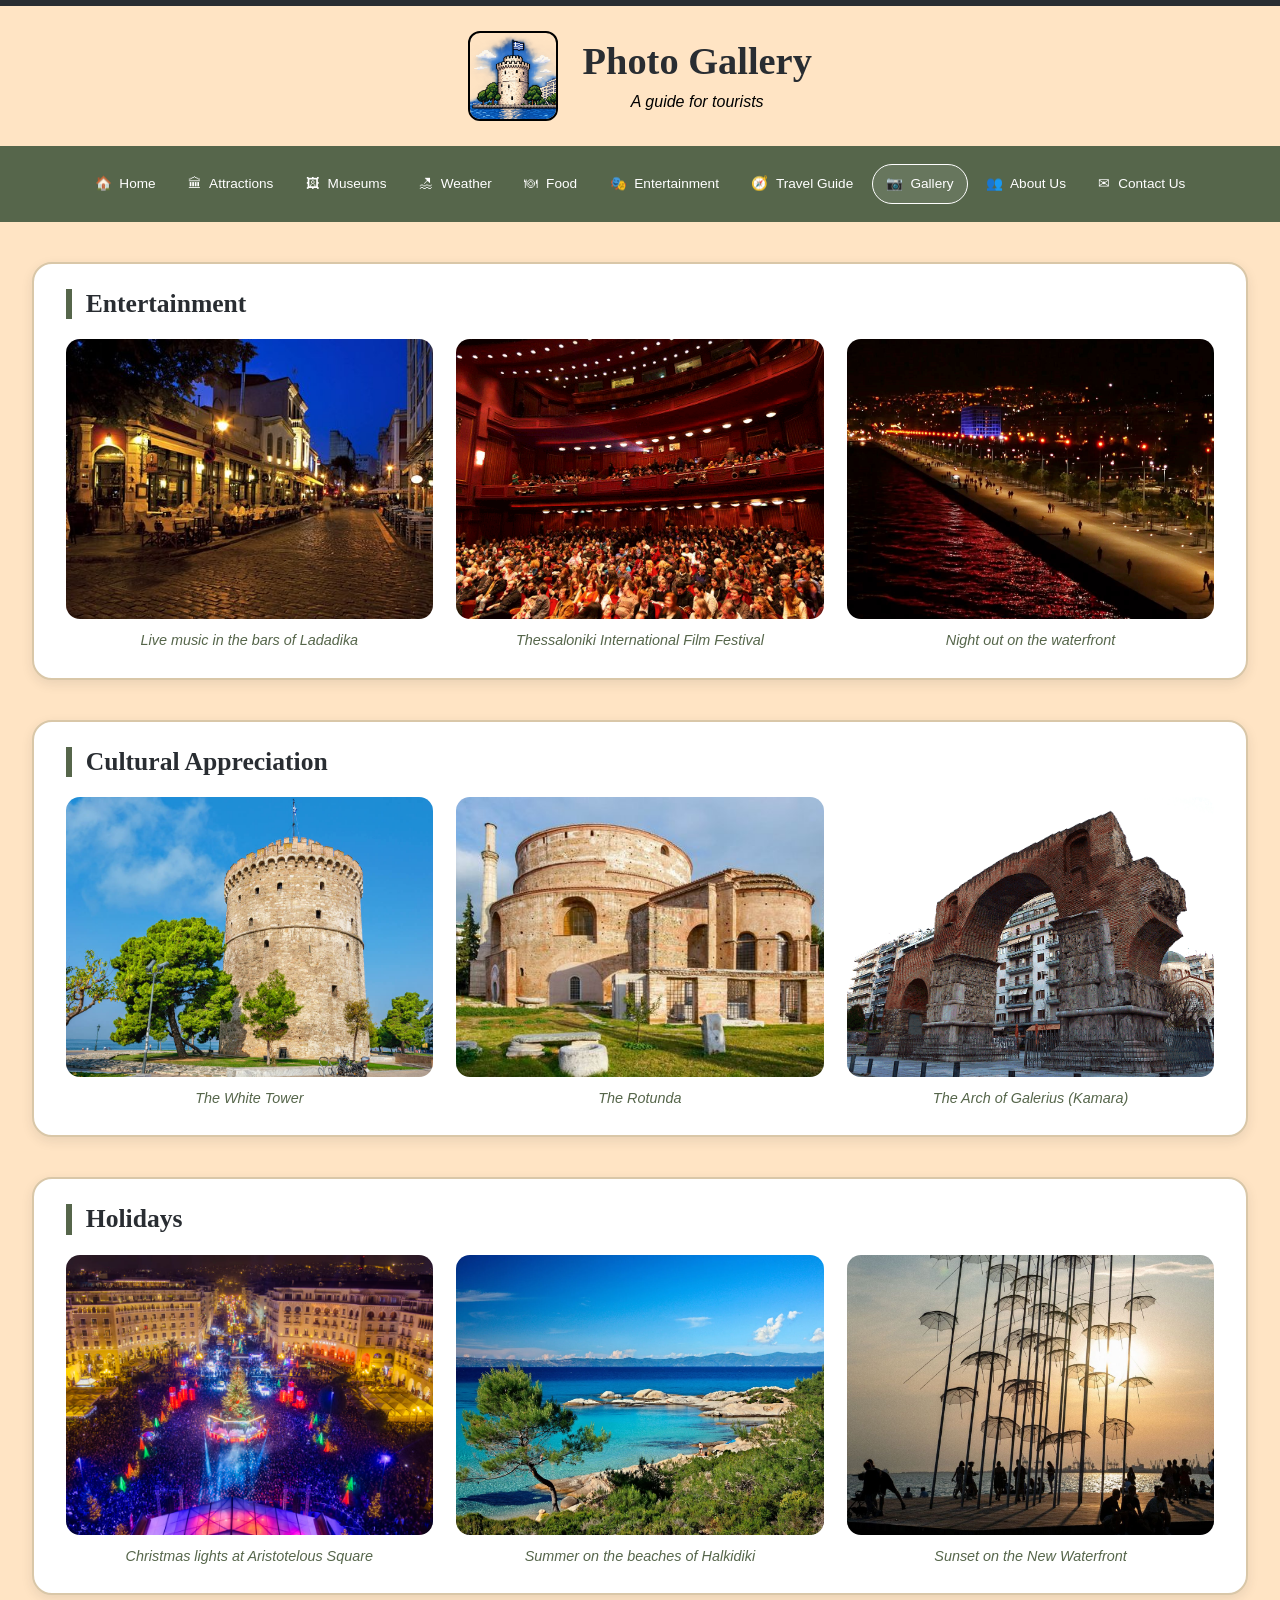
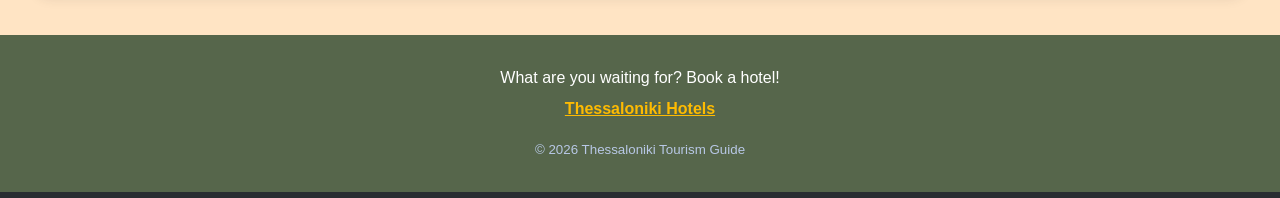
<file: photoGallery.html>
<!DOCTYPE html>
<html lang="en">
<head>
    <meta charset="UTF-8">
    <meta name="viewport" content="width=device-width, initial-scale=1.0">
    <title>Photo Gallery | Thessaloniki Guide</title>
    <link rel="stylesheet" href="style.css">
</head>
<body>

    <!-- ===================== HEADER ===================== -->
    <header>
        <img src="images/logo.jpg" alt="Thessaloniki Guide logo" class="logo">
        <div class="header-text">
            <h1>Photo Gallery</h1>
            <p>A guide for tourists</p>
        </div>
    </header>

    <!-- ===================== MENU ===================== -->
    <nav>
        <ul>
            <li><a href="index.html"><span class="icon">&#127968;</span> Home</a></li>
            <li><a href="attraction.html"><span class="icon">&#127963;</span> Attractions</a></li>
            <li><a href="museums.html"><span class="icon">&#128444;</span> Museums</a></li>
            <li><a href="weather.html"><span class="icon">&#127958;</span> Weather</a></li>
            <li><a href="food.html"><span class="icon">&#127869;</span> Food</a></li>
            <li><a href="entertainment.html"><span class="icon">&#127917;</span> Entertainment</a></li>
            <li><a href="travelGuide.html"><span class="icon">&#129517;</span> Travel Guide</a></li>
            <li><a href="photoGallery.html" class="active"><span class="icon">&#128247;</span> Gallery</a></li>
            <li><a href="aboutUs.html"><span class="icon">&#128101;</span> About Us</a></li>
            <li><a href="contactUs.html"><span class="icon">&#9993;</span> Contact Us</a></li>
        </ul>
    </nav>

    <!-- ===================== MAIN ===================== -->
    <main id="galleryMain">
        <!-- ---------- ROW: ENTERTAINMENT ---------- -->
        <section id="entertainmentRow" class="gallery-row">
            <h2>Entertainment</h2>

            <figure class="gallery-item">
                <img src="images/gallery/entertainment1.jpg" alt="Live music in the bars of Ladadika">
                <figcaption>Live music in the bars of Ladadika</figcaption>
            </figure>

            <figure class="gallery-item">
                <img src="images/gallery/entertainment2.jpg" alt="Thessaloniki International Film Festival">
                <figcaption>Thessaloniki International Film Festival</figcaption>
            </figure>

            <figure class="gallery-item">
                <img src="images/gallery/entertainment3.jpg" alt="Night out on the waterfront">
                <figcaption>Night out on the waterfront</figcaption>
            </figure>
        </section>

        <!-- ---------- ROW: CULTURAL APPRECIATION ---------- -->
        <section id="cultureRow" class="gallery-row">
            <h2>Cultural Appreciation</h2>

            <figure class="gallery-item">
                <img src="images/gallery/culture1.jpg" alt="The White Tower">
                <figcaption>The White Tower</figcaption>
            </figure>

            <figure class="gallery-item">
                <img src="images/gallery/culture2.jpg" alt="The Rotunda">
                <figcaption>The Rotunda</figcaption>
            </figure>

            <figure class="gallery-item">
                <img src="images/gallery/culture3.jpg" alt="The Arch of Galerius (Kamara)">
                <figcaption>The Arch of Galerius (Kamara)</figcaption>
            </figure>
        </section>

        <!-- ---------- ROW: HOLIDAYS ---------- -->
        <section id="holidaysRow" class="gallery-row">
            <h2>Holidays</h2>

            <figure class="gallery-item">
                <img src="images/gallery/holidays1.jpg" alt="Christmas lights at Aristotelous Square">
                <figcaption>Christmas lights at Aristotelous Square</figcaption>
            </figure>

            <figure class="gallery-item">
                <img src="images/gallery/holidays2.jpg" alt="Summer on the beaches of Halkidiki">
                <figcaption>Summer on the beaches of Halkidiki</figcaption>
            </figure>

            <figure class="gallery-item">
                <img src="images/gallery/holidays3.jpg" alt="Sunset on the New Waterfront">
                <figcaption>Sunset on the New Waterfront</figcaption>
            </figure>
        </section>

    </main>

    <!-- ===================== FOOTER ===================== -->
    <footer>
        <p>What are you waiting for? Book a hotel!</p>
        <p><a href="https://www.booking.com/city/gr/thessaloniki.el.html" target="_blank">Thessaloniki Hotels</a></p>
        <p class="copyright"><small>&copy; 2026 Thessaloniki Tourism Guide</small></p>
    </footer>

</body>
</html>
</file>
<file: style.css>
/* =========================================================
   THESSALONIKI TOURISM GUIDE - style.css
   Shared parts first (header, menu, footer),
   then the styles of each page.
   ========================================================= */

/* ---------- Base ---------- */
* {
    box-sizing: border-box;
}

body {
    margin: 0;
    font-family: Verdana, Geneva, sans-serif;
    font-size: 16px;
    line-height: 1.6;
    color: #1f2d3d;
    background-color: bisque;
}

h1, h2, h3 {
    font-family: Georgia, "Times New Roman", serif;
    line-height: 1.2;
    color: #292D32;
}

a {
    color: #0071c2;
}


/* ---------- Header ---------- */
header {
    padding: 25px 20px;
    text-align: center;
    border-top: 6px solid #292D32;
}

header .logo {
    display: inline-block;
    vertical-align: middle;
    width: 90px;
    height: 90px;
    margin-right: 20px;
    border-radius: 12px;
    border: 2px solid black;
    object-fit: cover;
}

header .header-text {
    display: inline-block;
    vertical-align: middle;
    text-align: center;
}

header h1 {
    margin: 0 0 5px;
    font-size: 2.4rem;
}

header p {
    margin: 0;
    font-style: italic;
    color: black;
}


/* ---------- Menu (navigation bar) ---------- */
nav {
    padding: 14px 20px;
    text-align: center;
    background-color: #56664B;
}

nav ul {
    margin: 0;
    padding: 0;
    list-style-type: none;
}

nav ul li {
    display: inline-block;
    margin: 4px 0;
}

nav ul li a {
    display: inline-block;
    padding: 8px 13px;
    color: #ffffff;
    font-size: 0.85rem;
    text-decoration: none;
    border: 1px solid transparent;
    border-radius: 30px;
    transition: background-color 0.3s, border-color 0.3s;
}

nav ul li a .icon {
    margin-right: 4px;
}

nav ul li a:hover {
    background-color: rgba(255, 255, 255, 0.15);
}

/* the page you are on gets the white rounded outline */
nav ul li a.active {
    border-color: #ffffff;
    background-color: rgba(255, 255, 255, 0.1);
}


/* ---------- Cards (rounded boxes, used on many pages) ---------- */
.card {
    padding: 25px 30px;
    background-color: #ffffff;
    border: 2px solid #c9d8ec;
    border-radius: 20px;
    box-shadow: 0 4px 12px rgba(0, 59, 149, 0.1);
    transition: transform 0.3s, box-shadow 0.3s;
}

.card:hover {
    transform: translateY(-5px);
    box-shadow: 0 10px 20px rgba(0, 59, 149, 0.2);
}

.card h2 {
    margin-top: 0;
    padding-bottom: 8px;
    border-bottom: 3px solid #292D32;
}

/* ---------- Footer ---------- */
footer {
    padding: 25px 20px;
    text-align: center;
    color: #ffffff;
    background-color: #56664B;
    border-bottom: 6px solid #292D32;
}

footer p {
    margin: 5px 0;
}

footer a {
    color: #febb02;
    font-weight: bold;
}

footer a:hover {
    color: #ffffff;
}

footer .copyright {
    margin-top: 15px;
    color: #b8c8e6;
}


/* ===================== HOME PAGE (index.html) ===================== */
#homeMain {
    width: 90%;
    max-width: 1100px;
    margin: 40px auto;
    overflow: auto;
}

/* two columns: each one holds a photo and a card */
#homeMain .column {
    width: 47%;
}

#homeMain #leftColumn {
    float: left;
}

#homeMain #rightColumn {
    float: right;
}

/* photos placed diagonally: top-left and bottom-right */
.photo {
    display: block;
    width: 100%;
    height: 260px;
    object-fit: cover;
    border: 6px solid #ffffff;
    border-radius: 20px;
    box-shadow: 0 4px 12px rgba(0, 59, 149, 0.2);
}

.photo-top {
    margin-bottom: 30px;
}

.photo-bottom {
    margin-top: 30px;
}


/* ===================== ABOUT US (aboutUs.html) ===================== */
#aboutMain {
    width: 90%;
    max-width: 1100px;
    margin: 40px auto;
}

/* one box, centered with margin auto */
#aboutBox {
    max-width: 800px;
    margin: 0 auto;
    padding: 35px 45px;
}

#aboutBox h2 {
    text-align: center;
    font-size: 1.8rem;
}

/* first paragraph a little bigger */
#aboutBox .intro {
    font-size: 1.1rem;
}

/* the motto stands out */
#aboutBox .highlight {
    margin: 25px 0;
    padding: 14px 18px;
    text-align: center;
    font-style: italic;
    font-size: 1.1rem;
    background-color: bisque;
    border-left: 5px solid #56664B;
    border-right: 5px solid #56664B;
    border-radius: 8px;
}

/* last line: big, green, centered */
#aboutBox .closing {
    margin-bottom: 0;
    text-align: center;
    font-family: Georgia, "Times New Roman", serif;
    font-size: 1.4rem;
    font-weight: bold;
    color: #56664B;
}


/* ===================== CONTACT US (contactUs.html) ===================== */
#contactMain {
    width: 90%;
    max-width: 1100px;
    margin: 40px auto;
    overflow: auto;
}

#contactMain #contactInfo {
    width: 38%;
    float: left;
}

#contactMain #contactForm {
    width: 58%;
    float: right;
}

/* email and telephone as small boxes */
#contactInfo .details {
    margin: 20px 0;
    padding: 0;
    list-style-type: none;
}

#contactInfo .details li {
    margin-bottom: 12px;
    padding: 12px 16px;
    background-color: #f7f1e6;
    border-left: 5px solid #56664B;
    border-radius: 8px;
    word-wrap: break-word;
}

#contactInfo .details .label {
    display: block;
    font-size: 0.8rem;
    font-weight: bold;
    text-transform: uppercase;
    letter-spacing: 1px;
    color: #56664B;
}

#contactInfo .details a {
    color: #292D32;
    text-decoration: none;
}

#contactInfo .details a:hover {
    text-decoration: underline;
}

#contactInfo .note {
    margin-bottom: 0;
    font-style: italic;
    color: #56664B;
}

/* ---------- Form ---------- */
#contactForm label {
    display: block;
    margin: 15px 0 5px;
    font-weight: bold;
    font-size: 0.9rem;
}

#contactForm input,
#contactForm textarea {
    display: block;
    width: 100%;
    padding: 10px 14px;
    font-family: Verdana, Geneva, sans-serif;
    font-size: 0.95rem;
    color: #292D32;
    background-color: #fdfaf4;
    border: 2px solid #d9c7a8;
    border-radius: 8px;
    transition: border-color 0.3s, background-color 0.3s;
}

/* the user can only make the text area taller, not wider */
#contactForm textarea {
    resize: vertical;
}

/* green border when you click inside a field */
#contactForm input:focus,
#contactForm textarea:focus {
    outline: none;
    border-color: #56664B;
    background-color: #ffffff;
}

#contactForm button {
    display: block;
    width: 100%;
    margin-top: 20px;
    padding: 14px;
    font-family: Verdana, Geneva, sans-serif;
    font-size: 1rem;
    font-weight: bold;
    color: #ffffff;
    background-color: #56664B;
    border: none;
    border-radius: 30px;
    cursor: pointer;
    transition: background-color 0.3s, transform 0.3s;
}

#contactForm button:hover {
    background-color: #292D32;
    transform: translateY(-2px);
}


/* ===================== PHOTO GALLERY (photoGallery.html) ===================== */
/* wider than the other pages */
#galleryMain {
    width: 95%;
    max-width: 1400px;
    margin: 40px auto;
}

/* one row = one category with 3 photos */
.gallery-row {
    overflow: auto;
    margin-bottom: 40px;
    padding: 25px 20px 10px;
    background-color: #ffffff;
    border: 2px solid #d9c7a8;
    border-radius: 20px;
    box-shadow: 0 4px 12px rgba(41, 45, 50, 0.1);
}

.gallery-row:last-child {
    margin-bottom: 0;
}

.gallery-row h2 {
    margin: 0 0 20px 1%;
    padding-left: 14px;
    font-size: 1.6rem;
    border-left: 6px solid #56664B;
}

/* 3 photos side by side: 31.33% + 1% margin on each side = 33.33% */
.gallery-item {
    float: left;
    width: 31.33%;
    margin: 0 1% 15px;
}

/* the frame hides the part of the photo that grows on hover */
.gallery-item img {
    display: block;
    width: 100%;
    height: 280px;
    object-fit: cover;
    border-radius: 14px;
    transition: transform 0.4s, box-shadow 0.4s;
}

.gallery-item:hover img {
    transform: scale(1.04);
    box-shadow: 0 10px 20px rgba(41, 45, 50, 0.3);
}

.gallery-item figcaption {
    margin-top: 10px;
    text-align: center;
    font-size: 0.9rem;
    font-style: italic;
    color: #56664B;
}


/* ===================== ATTRACTIONS (attraction.html) ===================== */
#attractionsMain {
    width: 90%;
    max-width: 1100px;
    margin: 40px auto;
}

/* short text at the top of the page */
.page-intro {
    max-width: 750px;
    margin: 0 auto 40px;
    text-align: center;
    font-size: 1.1rem;
    font-style: italic;
}

/* one row = text on the left, photo on the right */
/* padding = free space inside the row, so the hover lift/zoom
   does not go outside it and cause a scrollbar */
.attraction {
    overflow: auto;
    margin-bottom: 25px;
    padding: 15px;
}

.attraction:last-child {
    margin-bottom: 0;
}

.attraction-text {
    position: relative;
    float: left;
    width: 48%;
    min-height: 340px;
}

.attraction-photo {
    float: right;
    width: 48%;
    height: 340px;
    object-fit: cover;
    border: 6px solid #ffffff;
    border-radius: 20px;
    box-shadow: 0 4px 12px rgba(41, 45, 50, 0.2);
    transition: transform 0.4s;
}

.attraction-photo:hover {
    transform: scale(1.03);
}

/* zigzag: every 2nd row (2, 4) swaps sides - photo left, text right */
.attraction:nth-of-type(even) .attraction-text {
    float: right;
}

.attraction:nth-of-type(even) .attraction-photo {
    float: left;
}

/* round number in the top-right corner of the box */
.attraction-text .number {
    position: absolute;
    top: 20px;
    right: 20px;
    width: 40px;
    height: 40px;
    line-height: 40px;
    text-align: center;
    font-family: Georgia, "Times New Roman", serif;
    font-weight: bold;
    color: #ffffff;
    background-color: #56664B;
    border-radius: 50%;
}

/* leave space so the title does not go under the number */
.attraction-text h2 {
    padding-right: 50px;
}

.attraction-text .location {
    margin-bottom: 0;
    font-size: 0.9rem;
    font-weight: bold;
    color: #56664B;
}


/* ===================== ENTERTAINMENT (entertainment.html) ===================== */
#entertainmentMain {
    width: 90%;
    max-width: 1200px;
    margin: 40px auto;
    overflow: auto;
}

/* ---------- Left sidebar: events ---------- */
#events {
    float: left;
    width: 32%;
    padding: 25px;
    background-color: #f7f1e6;
    border: 2px solid #d9c7a8;
    border-radius: 20px;
}

#events h2 {
    margin-top: 0;
    text-align: center;
    font-size: 1.4rem;
}

/* each event: white box with a green line on the left */
.event {
    margin-bottom: 15px;
    padding: 15px;
    background-color: #ffffff;
    border-left: 5px solid #56664B;
    border-radius: 8px;
    transition: transform 0.3s;
}

.event:last-child {
    margin-bottom: 0;
}

.event:hover {
    transform: translateX(6px);
}

/* small green label with the month */
.event .month {
    display: inline-block;
    padding: 2px 10px;
    font-size: 0.75rem;
    font-weight: bold;
    text-transform: uppercase;
    letter-spacing: 1px;
    color: #ffffff;
    background-color: #56664B;
    border-radius: 20px;
}

.event h3 {
    margin: 8px 0 5px;
    font-size: 1.05rem;
}

.event p {
    margin: 0;
    font-size: 0.9rem;
}

/* ---------- Right side: articles ---------- */
#articles {
    float: right;
    width: 64%;
}

/* one article = text on the left, photo on the right */
.ent-article {
    overflow: auto;
    margin-bottom: 25px;
    padding: 25px;
    background-color: #ffffff;
    border: 2px solid #d9c7a8;
    border-radius: 20px;
    box-shadow: 0 4px 12px rgba(41, 45, 50, 0.1);
    transition: border-color 0.3s, box-shadow 0.3s;
}

.ent-article:last-child {
    margin-bottom: 0;
}

/* no movement on hover here, only colour, so no scrollbars appear */
.ent-article:hover {
    border-color: #56664B;
    box-shadow: 0 8px 18px rgba(41, 45, 50, 0.2);
}

.ent-article .text {
    float: left;
    width: 58%;
}

.ent-article .text h2 {
    margin-top: 0;
    padding-bottom: 8px;
    border-bottom: 3px solid #292D32;
}

.ent-article .text p {
    font-size: 0.95rem;
}

.ent-article img {
    float: right;
    width: 38%;
    height: 220px;
    object-fit: cover;
    border-radius: 14px;
}


/* ===================== ENTERTAINMENT - HOVER VERSION (entertainment-hover.html) ===================== */
/* Each row has 3 layers placed on top of each other with position: absolute:
   1. the text (hidden at first)   2. the dashed hint on the right   3. the photo
   On hover the photo moves from left: 0 to left: 52% (like the moving ball example)
   and the text fades in where the photo was. */

.flip-row {
    position: relative;     /* the absolute children are placed inside this row */
    height: 320px;
    margin-bottom: 30px;
}

/* 1. the text: on the left, invisible at first */
.flip-row .flip-text {
    position: absolute;
    top: 0;
    left: 0;
    width: 48%;
    height: 100%;
    opacity: 0;
    transition: opacity 0.4s;
}

.flip-row .flip-text h2 {
    margin-top: 0;
    padding-bottom: 8px;
    border-bottom: 3px solid #292D32;
}

/* 2. the empty right side: dashed box with a small hint */
.flip-row .flip-hint {
    position: absolute;
    top: 0;
    right: 0;
    width: 48%;
    height: 100%;
    padding-top: 145px;
    text-align: center;
    font-style: italic;
    color: #a08f72;
    border: 3px dashed #d9c7a8;
    border-radius: 20px;
    transition: opacity 0.3s;
}

/* 3. the photo: on the left, above everything else */
.flip-row .flip-photo {
    position: absolute;
    top: 0;
    left: 0;
    z-index: 2;
    width: 48%;
    height: 100%;
    transition: left 0.6s ease-in-out;
}

.flip-row .flip-photo img {
    display: block;
    width: 100%;
    height: 100%;
    object-fit: cover;
    border: 6px solid #ffffff;
    border-radius: 20px;
    box-shadow: 0 4px 12px rgba(41, 45, 50, 0.2);
}

/* title written on the photo, so you know what it is before hovering */
.flip-row .flip-label {
    position: absolute;
    bottom: 20px;
    left: 20px;
    padding: 6px 16px;
    font-family: Georgia, "Times New Roman", serif;
    font-size: 1.3rem;
    font-weight: bold;
    color: #ffffff;
    background-color: rgba(41, 45, 50, 0.75);
    border-radius: 30px;
}

/* ---------- what happens on hover ---------- */
.flip-row:hover .flip-photo {
    left: 52%;
}

.flip-row:hover .flip-text {
    opacity: 1;
    transition-delay: 0.2s;   /* text appears when the photo has started moving */
}

.flip-row:hover .flip-hint {
    opacity: 0;
}


/* ===================== MUSEUMS (museums.html) ===================== */
#museumsMain {
    width: 90%;
    max-width: 1100px;
    margin: 40px auto;
}

/* 2 x 2 grid with flexbox: each card is a bit less than half,
   so two fit in one line and the rest wrap to the next line */
.museum-grid {
    display: flex;
    flex-wrap: wrap;
    justify-content: space-between;
    gap: 30px;
}

/* ---------- Flip card ----------
   .flip-card  = the space on the page (gives the 3D depth)
   .flip-inner = turns around on hover
   .flip-front and .flip-back = the two sides, one on top of the other */
.flip-card {
    flex: 0 0 calc(50% - 15px);   /* half the width minus half the gap */
    height: 340px;
    perspective: 1000px;          /* makes the turn look 3D */
}

.flip-inner {
    position: relative;
    width: 100%;
    height: 100%;
    transition: transform 0.8s;
    transform-style: preserve-3d;   /* keep the two sides in 3D */
}

/* on hover the card turns 180 degrees around the vertical axis */
.flip-card:hover .flip-inner {
    transform: rotateY(180deg);
}

.flip-front,
.flip-back {
    position: absolute;
    top: 0;
    left: 0;
    width: 100%;
    height: 100%;
    border-radius: 20px;
    overflow: hidden;
    backface-visibility: hidden;          /* hide the side that faces away */
    -webkit-backface-visibility: hidden;  /* same, for Safari */
    box-shadow: 0 4px 12px rgba(41, 45, 50, 0.2);
}

/* front side: the photo */
.flip-front img {
    display: block;
    width: 100%;
    height: 100%;
    object-fit: cover;
}

.flip-front .flip-label {
    position: absolute;
    bottom: 20px;
    left: 20px;
    padding: 6px 16px;
    font-family: Georgia, "Times New Roman", serif;
    font-size: 1.2rem;
    font-weight: bold;
    color: #ffffff;
    background-color: rgba(41, 45, 50, 0.75);
    border-radius: 30px;
}

/* back side: already turned around, so it faces us after the flip */
.flip-back {
    padding: 35px;
    color: #ffffff;
    background-color: #56664B;
    border: 6px solid #ffffff;
    transform: rotateY(180deg);
}

.flip-back h2 {
    margin-top: 0;
    padding-bottom: 8px;
    color: #ffffff;
    border-bottom: 3px solid bisque;
}

.flip-back .location {
    margin-bottom: 0;
    font-size: 0.9rem;
    font-weight: bold;
    color: bisque;
}


/* ===================== RESPONSIVE ===================== */

/* Tablet */
@media (max-width: 1024px) {
    #homeMain,
    #aboutMain,
    #contactMain,
    #attractionsMain,
    #entertainmentMain,
    #museumsMain {
        width: 95%;
    }

    .gallery-item img {
        height: 200px;
    }
}

/* Mobile: the two boxes go one under the other */
@media (max-width: 768px) {
    #homeMain .column {
        width: 100%;
        float: none;
    }

    #homeMain #leftColumn {
        margin-bottom: 30px;
    }

    #aboutBox {
        padding: 25px 25px;
    }

    #contactMain #contactInfo,
    #contactMain #contactForm {
        width: 100%;
        float: none;
    }

    #contactMain #contactInfo {
        margin-bottom: 30px;
    }

    /* attractions: photo goes under the text */
    .attraction-text,
    .attraction-photo,
    .attraction:nth-of-type(even) .attraction-text,
    .attraction:nth-of-type(even) .attraction-photo {
        width: 100%;
        float: none;
    }

    .attraction-text {
        min-height: 0;
        margin-bottom: 20px;
    }

    .attraction-photo {
        display: block;
        height: 240px;
    }

    /* entertainment: sidebar on top, then the articles */
    #events,
    #articles,
    .ent-article .text,
    .ent-article img {
        width: 100%;
        float: none;
    }

    #events {
        margin-bottom: 30px;
    }

    .ent-article img {
        display: block;
        height: 200px;
        margin-top: 10px;
    }

    /* entertainment hover version: no animation on phones (no mouse),
       text and photo one under the other, always visible */
    .flip-row {
        height: auto;
        margin-bottom: 30px;
    }

    .flip-row .flip-photo,
    .flip-row .flip-text {
        position: static;
        width: 100%;
        height: auto;
        opacity: 1;
    }

    .flip-row .flip-photo {
        position: relative;   /* keeps the label on the photo */
        margin-bottom: 15px;
    }

    .flip-row .flip-photo img {
        height: 220px;
    }

    .flip-row .flip-hint {
        display: none;
    }

    /* museums: one card per line (tap the card to turn it) */
    .flip-card {
        flex: 0 0 100%;
    }

    .flip-back {
        padding: 25px;
    }

    /* gallery: one photo per line */
    .gallery-item {
        width: 98%;
    }

    .gallery-item img {
        height: 230px;
    }

    .photo {
        height: 200px;
    }

    header .logo {
        display: block;
        margin: 0 auto 10px;
    }
}

/* Small mobile */
@media (max-width: 480px) {
    header h1 {
        font-size: 1.6rem;
    }

    #aboutBox {
        padding: 20px;
    }

    #aboutBox h2 {
        font-size: 1.4rem;
    }

    nav ul li a {
        padding: 7px 12px;
        font-size: 0.8rem;
    }

    .card {
        padding: 20px;
    }
}
</file>
